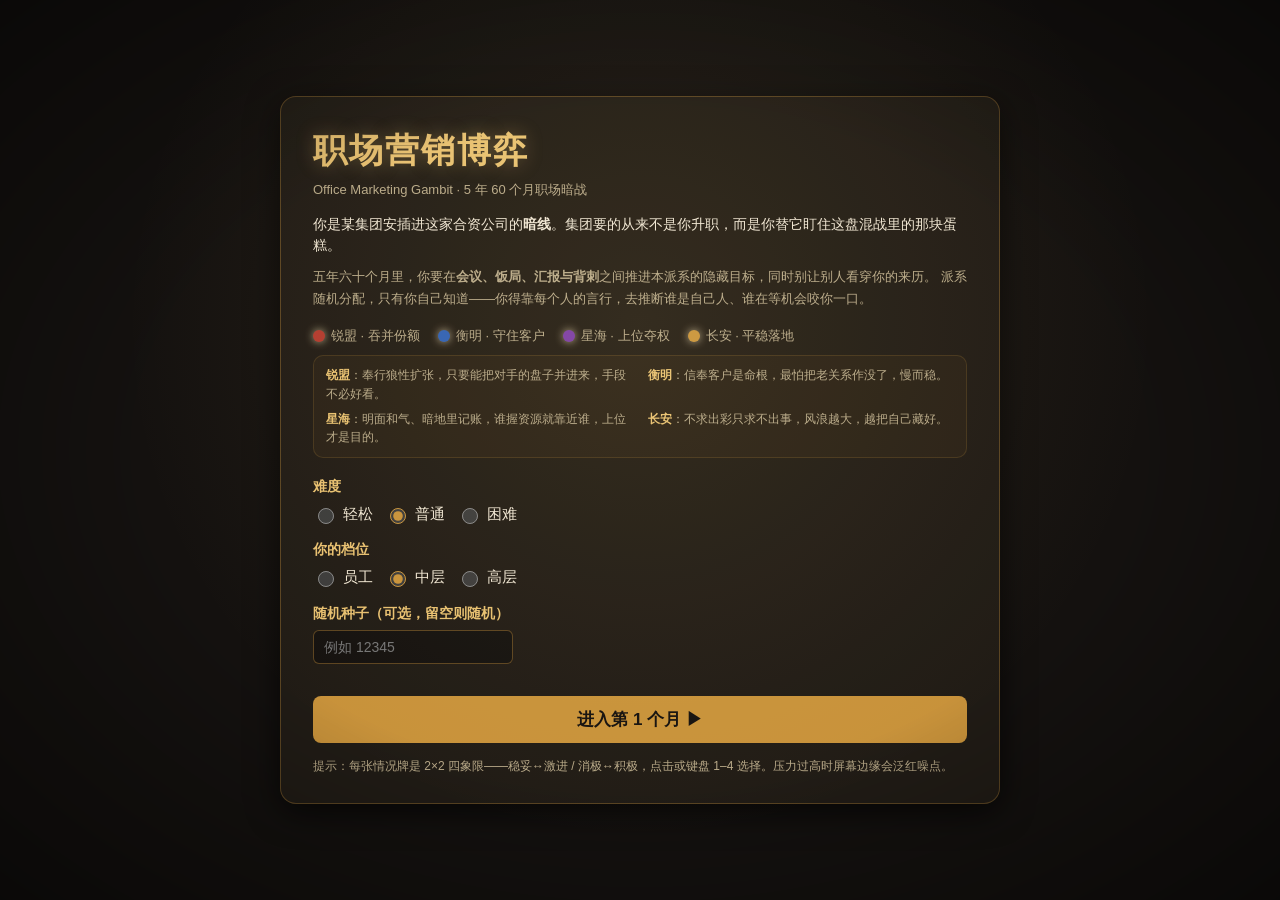
<file: docs/index.html>
<!DOCTYPE html>
<html lang="zh-CN">
<head>
  <meta charset="UTF-8" />
  <meta name="viewport" content="width=device-width, initial-scale=1.0, viewport-fit=cover" />
  <meta name="color-scheme" content="dark" />
  <meta name="theme-color" content="#14110F" />
  <title>职场营销博弈 · Office Marketing Gambit</title>
  <link rel="stylesheet" href="style.css" />
</head>
<body>
  <div id="stress-overlay"></div>
  <div id="vignette-overlay"></div>
  <div id="candle-overlay"></div>

  <!-- ============ 开局选择 ============ -->
  <section id="start-screen" class="screen">
    <div class="start-card">
      <h1 class="game-title">职场营销博弈</h1>
      <div class="game-subtitle">Office Marketing Gambit · 5 年 60 个月职场暗战</div>
      <p class="start-intro">
        你是某集团安插进这家合资公司的<b>暗线</b>。集团要的从来不是你升职，而是你替它盯住这盘混战里的那块蛋糕。
      </p>
      <p class="start-story">
        五年六十个月里，你要在<b>会议、饭局、汇报与背刺</b>之间推进本派系的隐藏目标，同时别让别人看穿你的来历。
        派系随机分配，只有你自己知道——你得靠每个人的言行，去推断谁是自己人、谁在等机会咬你一口。
      </p>

      <div class="legend">
        <div class="legend-item"><span class="dot" style="background:#B23A2E"></span>锐盟 · 吞并份额</div>
        <div class="legend-item"><span class="dot" style="background:#2E5FB2"></span>衡明 · 守住客户</div>
        <div class="legend-item"><span class="dot" style="background:#7A3BA2"></span>星海 · 上位夺权</div>
        <div class="legend-item"><span class="dot" style="background:#C8923A"></span>长安 · 平稳落地</div>
      </div>
      <div class="faction-intro">
        <div class="faction-bio"><b>锐盟</b>：奉行狼性扩张，只要能把对手的盘子并进来，手段不必好看。</div>
        <div class="faction-bio"><b>衡明</b>：信奉客户是命根，最怕把老关系作没了，慢而稳。</div>
        <div class="faction-bio"><b>星海</b>：明面和气、暗地里记账，谁握资源就靠近谁，上位才是目的。</div>
        <div class="faction-bio"><b>长安</b>：不求出彩只求不出事，风浪越大，越把自己藏好。</div>
      </div>

      <div class="pick-group">
        <div class="pick-label">难度</div>
        <div class="pick-opts">
          <label class="radio"><input type="radio" name="difficulty" value="easy" /><span>轻松</span></label>
          <label class="radio"><input type="radio" name="difficulty" value="medium" checked /><span>普通</span></label>
          <label class="radio"><input type="radio" name="difficulty" value="hard" /><span>困难</span></label>
        </div>
      </div>

      <div class="pick-group">
        <div class="pick-label">你的档位</div>
        <div class="pick-opts">
          <label class="radio"><input type="radio" name="tier" value="employee" /><span>员工</span></label>
          <label class="radio"><input type="radio" name="tier" value="mid" checked /><span>中层</span></label>
          <label class="radio"><input type="radio" name="tier" value="senior" /><span>高层</span></label>
        </div>
      </div>

      <div class="pick-group">
        <div class="pick-label">随机种子（可选，留空则随机）</div>
        <div class="pick-opts">
          <input id="seed-input" type="text" inputmode="numeric" placeholder="例如 12345" />
        </div>
      </div>

      <button id="start-btn" class="continue-btn big">进入第 1 个月 ▶</button>
      <div class="start-tip">提示：每张情况牌是 2×2 四象限——稳妥↔激进 / 消极↔积极，点击或键盘 1–4 选择。压力过高时屏幕边缘会泛红噪点。</div>
    </div>
  </section>

  <!-- ============ 游戏主体 ============ -->
  <section id="game-screen" class="screen" hidden>
    <header id="topbar">
      <div class="top-row">
        <div id="day-label" class="day-label">第 1 月</div>
        <div id="cash-pill" class="cash-pill">预算 ¥20 万</div>
      </div>
      <div class="bars">
        <div class="bar-block">
          <span class="bar-name">业绩</span>
          <div class="bar"><div id="bar-performance" class="bar-fill"></div></div>
          <span id="val-performance" class="bar-val">0</span>
        </div>
        <div class="bar-block">
          <span class="bar-name">人脉</span>
          <div class="bar"><div id="bar-network" class="bar-fill"></div></div>
          <span id="val-network" class="bar-val">0</span>
        </div>
        <div class="bar-block">
          <span class="bar-name">声望</span>
          <div class="bar"><div id="bar-influence" class="bar-fill"></div></div>
          <span id="val-influence" class="bar-val">0</span>
        </div>
        <div class="bar-block">
          <span class="bar-name">精力</span>
          <div class="bar"><div id="bar-energy" class="bar-fill"></div></div>
          <span id="val-energy" class="bar-val">0</span>
        </div>
      </div>
      <div id="goal-label" class="goal-label"></div>
      <div id="meta-line" class="meta-line"></div>
    </header>

    <div id="main-row">
      <div id="stage" class="stage"></div>
      <aside id="sidebar">
        <div id="roster" class="roster"></div>
        <div id="log" class="log"></div>
      </aside>
    </div>
  </section>

  <!-- ============ 终局揭示 ============ -->
  <section id="end-screen" class="screen" hidden></section>

  <!-- ============ Reigns 危机弹层（全屏遮罩） ============ -->
  <div id="crisis-modal" class="crisis-modal" hidden></div>

  <script src="tuning.js"></script>
  <script src="cards.js"></script>
  <script src="game.js"></script>
</body>
</html>
</file>
<file: docs/style.css>
/* =====================================================================
 * 职场营销博弈 · 暗场烛光主题（遵循 design/art/art-bible.md）
 * 底色 #14110F · 烛光橙 #E8C070 · 派系四色 · 资源条 声望/压力/预算
 * 全中文系统字体；压力升高时边缘泛红噪点偏色。
 * ===================================================================== */
:root {
  --bg-deep: #14110F;
  --bg-panel: #211C17;
  --parchment: #E8D9B5;
  --amber: #C8923A;
  --glow: #E8C070;
  --text-1: #F0E6D2;
  --text-2: #B8A988;
  --danger: #D6453D;
  --caution: #E0A52E;
  --fva: #B23A2E;
  --fvb: #2E5FB2;
  --fvc: #7A3BA2;
  --fvd: #C8923A;
  /* 四象限强调色（art-bible §10.3）：SA 稳进 / RA 猛进 / SP 守成 / RP 铤险 */
  --q-sa: #36B0A4;
  --q-ra: #E0702C;
  --q-sp: #5E7C78;
  --q-rp: #9C6E42;
  --r: 8px;
  --font-ui: "Microsoft YaHei", "PingFang SC", "Source Han Sans SC", "Noto Sans CJK SC", SimHei, sans-serif;
  --font-serif: "Source Han Serif SC", "Noto Serif CJK SC", STSong, "Microsoft YaHei", serif;
}

*, *::before, *::after { box-sizing: border-box; }
html, body { margin: 0; padding: 0; height: 100%; max-width: 100%; overflow-x: hidden; }
body {
  background: var(--bg-deep);
  color: var(--text-1);
  font-family: var(--font-ui);
  font-size: 15px;
  line-height: 1.5;
  -webkit-font-smoothing: antialiased;
  overflow: hidden;
}
[hidden] { display: none !important; }

/* 压力偏色噪点覆盖层 */
#stress-overlay {
  position: fixed; inset: 0; pointer-events: none; z-index: 50; opacity: 0;
  transition: opacity .4s ease;
  background:
    radial-gradient(ellipse at center, rgba(0,0,0,0) 55%, rgba(214,69,61,.55) 100%),
    repeating-conic-gradient(from 0deg, rgba(214,69,61,.05) 0deg 6deg, rgba(0,0,0,0) 6deg 12deg);
  mix-blend-mode: screen;
}

.screen { position: relative; width: 100%; max-width: 100%; height: 100vh; }

/* ---------------- 开局选择 ---------------- */
#start-screen { display: flex; align-items: center; justify-content: center; padding: 24px; overflow: auto; }
.start-card {
  width: 100%; max-width: 720px; background: rgba(33,28,23,.94);
  border: 1px solid rgba(200,146,58,.35); border-radius: 16px;
  padding: 28px 32px; box-shadow: 0 8px 32px rgba(0,0,0,.7);
}
.game-title {
  font-family: var(--font-serif); font-size: 34px; font-weight: 700;
  color: var(--glow); margin: 0 0 4px; letter-spacing: 2px;
  text-shadow: 0 0 18px rgba(232,192,112,.35);
}
.game-subtitle { color: var(--text-2); font-size: 13px; margin-bottom: 14px; }
.start-intro { color: var(--text-1); font-size: 14px; margin: 0 0 10px; }
.start-story { color: var(--text-2); font-size: 13px; margin: 0 0 16px; line-height: 1.7; }
.legend { display: flex; flex-wrap: wrap; gap: 10px 18px; margin: 0 0 10px; }
.legend-item { display: flex; align-items: center; gap: 6px; font-size: 13px; color: var(--text-2); }
.dot { width: 12px; height: 12px; border-radius: 50%; display: inline-block; box-shadow: 0 0 8px currentColor; }
.faction-intro { display: grid; grid-template-columns: 1fr 1fr; gap: 6px 16px; margin: 0 0 18px; padding: 10px 12px; border: 1px solid rgba(200,146,58,.18); border-radius: 10px; background: rgba(200,146,58,.05); }
.faction-bio { font-size: 12px; color: var(--text-2); line-height: 1.55; }
.faction-bio b { color: var(--glow); font-weight: 700; }

/* 卡片潜台词（flavor） */
.card-flavor { font-size: 13px; color: #8C8475; font-style: italic; line-height: 1.65; margin: 0 0 12px; border-left: 2px solid rgba(200,146,58,.35); padding-left: 10px; }

/* 选项语气提示 */
.opt-tone { font-size: 12px; color: #C9A24A; margin-top: 6px; font-weight: 600; }

/* 选择后动态旁白 */
.narration { border: 1px solid rgba(200,146,58,.3); background: linear-gradient(180deg, rgba(40,32,24,.6), rgba(20,17,15,.6)); }
.narration-tag { color: #C9A24A; font-size: 13px; letter-spacing: 2px; margin-bottom: 8px; }
.narration-text { font-size: 16px; color: var(--text-1); line-height: 1.8; margin: 0 0 14px; }

/* 人物小传弹层 */
.bio-overlay { position: fixed; inset: 0; background: rgba(8,6,5,.72); display: flex; align-items: center; justify-content: center; z-index: 50; padding: 16px; }
.bio-card { width: 100%; max-width: 460px; background: #1C1813; border: 1px solid rgba(200,146,58,.35); border-radius: 14px; padding: 20px 22px; box-shadow: 0 16px 50px rgba(0,0,0,.5); }
.bio-name { font-family: var(--font-serif); font-size: 22px; font-weight: 700; color: var(--text-1); margin-bottom: 4px; }
.bio-pos { font-size: 13px; color: var(--text-2); margin-bottom: 10px; }
.bio-fac { font-size: 14px; font-weight: 600; margin-bottom: 12px; }
.bio-tag { font-size: 14px; color: #C9A24A; font-style: italic; margin-bottom: 10px; line-height: 1.6; }
.bio-line { font-size: 13px; color: var(--text-2); line-height: 1.75; margin-bottom: 12px; }
.bio-attitude { font-size: 13px; color: var(--text-1); padding: 8px 10px; background: rgba(200,146,58,.08); border-radius: 8px; margin-bottom: 16px; }
.bio-card .continue-btn { width: 100%; }

/* 终局长文案 */
.end-epilogue { margin: 6px 0 16px; padding: 14px 16px; border-left: 3px solid var(--glow); background: rgba(200,146,58,.07); border-radius: 0 10px 10px 0; }
.end-epilogue-h { font-size: 13px; color: var(--glow); letter-spacing: 3px; margin-bottom: 8px; }
.end-epilogue-text { font-size: 15px; color: var(--text-1); line-height: 1.9; margin: 0; }

/* 名册行可点击（看小传） */
.actor-row.clickable { cursor: pointer; }
.actor-row.clickable:hover { background: rgba(200,146,58,.1); }

.pick-group { margin: 14px 0; }
.pick-label { font-size: 14px; color: var(--glow); margin-bottom: 6px; font-weight: 600; }
.pick-opts { display: flex; flex-wrap: wrap; gap: 12px; align-items: center; }
.radio { display: inline-flex; align-items: center; gap: 6px; cursor: pointer; font-size: 15px; }
.radio input { accent-color: var(--amber); width: 16px; height: 16px; }
#seed-input {
  background: #14110F; border: 1px solid rgba(200,146,58,.4); color: var(--text-1);
  border-radius: 6px; padding: 8px 10px; font-size: 14px; width: 200px; max-width: 100%; font-family: var(--font-ui);
}
#seed-input:focus { outline: 2px solid var(--amber); }
.start-tip { color: var(--text-2); font-size: 12px; margin-top: 14px; }

/* ---------------- 按钮通用 ---------------- */
.continue-btn {
  background: var(--amber); color: #14110F; border: none; border-radius: var(--r);
  font-family: var(--font-ui); font-size: 15px; font-weight: 700; padding: 10px 18px;
  cursor: pointer; margin-top: 8px; transition: filter .15s, transform .05s;
}
.continue-btn:hover { filter: brightness(1.1); }
.continue-btn:active { transform: translateY(1px); }
.continue-btn.big { font-size: 17px; padding: 12px 26px; width: 100%; margin-top: 18px; }

/* ---------------- 顶部栏 ---------------- */
#game-screen { display: flex; flex-direction: column; max-width: 1280px; height: 100vh; max-height: 720px; margin: 0 auto; }
#topbar { background: var(--bg-panel); padding: 10px 16px; border-bottom: 1px solid rgba(200,146,58,.25); flex: 0 0 auto; }
.top-row { display: flex; justify-content: space-between; align-items: baseline; }
.day-label { font-family: var(--font-serif); font-size: 20px; font-weight: 700; color: var(--text-1); }
.goal-label { font-size: 13px; color: var(--text-2); }
.goal-label b { color: var(--glow); }
.bars { display: flex; flex-wrap: wrap; gap: 18px; margin-top: 8px; }
.bar-block { display: flex; align-items: center; gap: 8px; min-width: 0; }
.bar-name { font-size: 12px; color: var(--text-2); min-width: 56px; flex: 0 0 auto; }
/* 流式：桌面仍为 240px 上限，窄屏自动压缩 */
.bar { flex: 0 1 240px; width: 240px; max-width: 100%; min-width: 48px; height: 12px; background: #2A241D; border-radius: 6px; overflow: hidden; border: 1px solid rgba(0,0,0,.4); }
.bar-fill { height: 100%; width: 0; border-radius: 6px; transition: width .35s ease, background .35s; }
.bar-val { font-family: monospace; font-size: 13px; color: var(--text-1); min-width: 30px; }
.meta-line { font-size: 12px; color: var(--text-2); margin-top: 6px; }

/* ---------------- 主区 ---------------- */
#main-row { display: flex; flex: 1 1 auto; min-height: 0; min-width: 0; }
.stage { flex: 1 1 auto; min-width: 0; overflow-y: auto; padding: 18px 20px; }
#sidebar { display: flex; flex-direction: column; min-height: 0; min-width: 0; }
.roster { width: 300px; max-width: 100%; flex: 1 1 auto; min-height: 0; border-left: 1px solid rgba(200,146,58,.18); background: #181410; overflow-y: auto; padding: 10px; }
.log { height: 170px; flex: 0 0 auto; border-top: 1px solid rgba(200,146,58,.18); background: #1B1712; overflow-y: auto; padding: 8px 10px; font-size: 12px; color: #C8BFA8; }

/* ---------------- 面板 / 卡牌 ---------------- */
.panel { width: 100%; max-width: 760px; }
.panel-title { font-family: var(--font-serif); font-size: 22px; font-weight: 700; color: var(--glow); margin: 4px 0 10px; }
.panel-desc { font-size: 15px; color: var(--text-1); margin: 0 0 14px; line-height: 1.6; }

.card {
  width: 100%; max-width: 760px; background: var(--bg-panel); border: 1px solid rgba(200,146,58,.3);
  border-radius: 12px; padding: 16px 18px; box-shadow: 0 4px 16px rgba(0,0,0,.55);
}
.card-head { display: flex; align-items: center; gap: 8px; border-bottom: 1px solid rgba(200,146,58,.18); padding-bottom: 8px; }
.card-cat-icon { font-size: 20px; }
.card-cat { color: var(--glow); font-size: 14px; font-weight: 600; }
.card-title { font-family: var(--font-serif); font-size: 20px; font-weight: 700; color: var(--text-1); margin: 10px 0 6px; }
.card-text { font-size: 14px; color: #D8CFBC; line-height: 1.7; margin: 0 0 12px; }

.options { display: flex; flex-direction: column; gap: 8px; }
.opt-btn {
  display: flex; align-items: center; gap: 10px; text-align: left;
  width: 100%; min-width: 0;
  background: #2A241D; color: var(--text-1); border: 1px solid rgba(200,146,58,.5);
  border-radius: var(--r); padding: 10px 12px; font-family: var(--font-ui); font-size: 14px;
  cursor: pointer; transition: filter .12s, background .12s, border-color .12s;
}
.opt-btn:hover { filter: brightness(1.12); border-color: var(--glow); background: #322a20; }
.opt-btn:focus-visible { outline: 2px solid var(--glow); outline-offset: 1px; }
.opt-btn.danger { background: #3A201C; border-color: rgba(214,69,61,.6); }
.opt-btn.danger:hover { border-color: var(--danger); }
.opt-num { font-family: serif; font-size: 16px; color: var(--glow); flex: 0 0 auto; }
.opt-label { flex: 1 1 auto; min-width: 0; overflow-wrap: break-word; }
.opt-eff { flex: 0 0 auto; font-family: monospace; font-size: 12px; color: var(--text-2); }

/* ---------------- 结算列表 ---------------- */
.settle-list { display: flex; flex-direction: column; gap: 4px; margin: 4px 0 8px; }
.settle-row { font-size: 13px; color: #C8BFA8; padding: 5px 8px; background: #1B1712; border-radius: 6px; }
.settle-row.me { color: var(--glow); background: #2A2417; font-weight: 600; }

/* ---------------- 名册 ---------------- */
.roster-head { font-size: 13px; color: var(--glow); font-weight: 600; margin-bottom: 8px; padding-left: 2px; }
.actor-row { display: flex; align-items: center; gap: 8px; padding: 6px 4px; border-radius: 8px; }
.actor-row.dead { opacity: .45; }
.actor-row + .actor-row { border-top: 1px solid rgba(255,255,255,.05); }
.sil { width: 40px; height: 46px; flex: 0 0 auto; display: flex; align-items: flex-end; justify-content: center; }
.actor-info { flex: 1 1 auto; min-width: 0; }
.actor-name { font-size: 13px; color: var(--text-1); font-weight: 600; }
.actor-status { font-size: 11px; color: var(--text-2); }
.actor-fac { font-size: 11px; }
.actor-fac.watermark { letter-spacing: 2px; opacity: .8; }
.mini-bar { width: 38px; height: 6px; background: #2A241D; border-radius: 3px; overflow: hidden; flex: 0 0 auto; }
.mini-fill { height: 100%; background: var(--glow); }

/* ---------------- 日志 ---------------- */
.log-line { padding: 2px 0; border-bottom: 1px solid rgba(255,255,255,.04); }

/* ---------------- 终局 ---------------- */
#end-screen { display: block; overflow: auto; padding: 28px; }
.end-title { font-family: var(--font-serif); font-size: 30px; font-weight: 700; margin: 0 0 6px; text-shadow: 0 0 18px rgba(232,192,112,.3); }
.end-sub { font-size: 14px; color: var(--text-2); margin-bottom: 14px; }
.end-stats { display: flex; flex-wrap: wrap; gap: 8px 22px; margin-bottom: 16px; }
.stat-line { font-size: 14px; color: var(--text-1); }
.stat-k { color: var(--text-2); }
.stat-v { color: var(--glow); font-weight: 600; }
.reveal-h { font-family: var(--font-serif); font-size: 20px; color: var(--glow); margin: 12px 0 8px; }
.reveal-table { width: 100%; max-width: 880px; border: 1px solid rgba(200,146,58,.3); border-radius: 10px; overflow: hidden; }
.reveal-row { display: grid; grid-template-columns: 1.3fr 1fr .9fr 1.4fr .8fr .8fr .8fr; gap: 6px; padding: 7px 10px; font-size: 13px; align-items: center; }
.reveal-row > span { min-width: 0; overflow-wrap: break-word; }
.reveal-row.head { background: var(--bg-panel); color: var(--text-2); font-weight: 600; }
.reveal-row + .reveal-row { border-top: 1px solid rgba(255,255,255,.05); }
.reveal-row.me { background: #2A2417; font-weight: 600; }

::-webkit-scrollbar { width: 9px; height: 9px; }
::-webkit-scrollbar-thumb { background: #3a3128; border-radius: 5px; }
body { scrollbar-color: #3a3128 #14110F; }

/* =====================================================================
 * Reigns 四表盘 / 二选一卡 / 危机弹层（设计 §7 / §B / §C）
 * ===================================================================== */
/* 现金改为 pill */
.cash-pill {
  background: rgba(200,146,58,.16); border: 1px solid rgba(200,146,58,.5);
  color: var(--glow); border-radius: 999px; padding: 4px 14px;
  font-weight: 700; font-size: 13px; font-family: monospace; white-space: nowrap;
}
/* 表盘预警：≥80 橙闪 / ≤20 红闪（不动内联 background，仅加亮度脉冲 + 光晕） */
.bar-fill.warn { animation: barWarn .9s ease-in-out infinite; box-shadow: 0 0 8px rgba(224,165,46,.85); }
.bar-fill.danger { animation: barDanger .6s ease-in-out infinite; box-shadow: 0 0 10px rgba(214,69,61,.95); }
@keyframes barWarn { 0%,100% { filter: brightness(1); } 50% { filter: brightness(1.55); } }
@keyframes barDanger { 0%,100% { filter: brightness(1); } 50% { filter: brightness(1.8); } }

/* 四象限决策网格：2×2（左上 SA / 右上 RA / 左下 SP / 右下 RP） */
.quad-card {
  width: 100%; max-width: 780px; background: var(--bg-panel);
  border: 1px solid rgba(200,146,58,.3); border-radius: 12px; padding: 16px 18px;
  box-shadow: 0 4px 16px rgba(0,0,0,.55);
  animation: cardIn .25s ease-out both;
}
.quad-card.card-out { animation: cardOut .20s ease-out both; }
.quad-card.low-energy { border-color: rgba(214,69,61,.5); }
.quad-card > .card-head { margin: 0 0 6px; }
.quad-card > .card-title { font-family: var(--font-serif); font-size: 22px; color: var(--glow); margin: 0 0 6px; }
.quad-card > .card-text { font-size: 14px; color: var(--text-1); line-height: 1.65; margin: 0 0 6px; }
.quad-card > .card-flavor { font-size: 13px; color: var(--text-2); font-style: italic; margin: 0 0 8px; }

.quad-lowenergy {
  margin: 8px 0; padding: 8px 12px; border-radius: 8px; font-size: 13px;
  background: rgba(214,69,61,.14); border: 1px solid rgba(214,69,61,.5); color: #F1B4AE;
}
.quad-board { display: flex; flex-direction: column; align-items: center; gap: 6px; margin-top: 4px; }
.quad-y { font-size: 12px; color: var(--text-2); letter-spacing: 1px; }
.quad-y-pos { color: #8FB7AE; }
.quad-y-neg { color: #9C8C6E; }
.quad-grid {
  display: grid; grid-template-columns: 1fr 1fr; gap: 10px; width: 100%;
  position: relative;
}
.quad-cell {
  display: flex; flex-direction: column; gap: 5px; text-align: left;
  padding: 12px 14px; border-radius: 10px; cursor: pointer; min-height: 132px;
  border: 1px solid rgba(255,255,255,.12); background: rgba(255,255,255,.04);
  color: var(--text-1); font-family: var(--font-ui); font-size: 14px; line-height: 1.45;
  transition: filter .12s ease-out, transform .12s ease-out, opacity .25s ease, background .12s ease-out;
  user-select: none; -webkit-user-select: none;
  animation: cardIn .25s ease-out both;
}
.quad-cell:hover, .quad-cell:focus-visible {
  filter: brightness(1.12); outline: 2px solid var(--glow); outline-offset: 1px;
  animation: quadHover .12s ease-out;
}
.quad-cell.chosen { animation: quadSelect .30s ease-out; z-index: 4; }
.quad-cell.dimmed { opacity: .45; pointer-events: none; transition: opacity .25s ease; }
.quad-cell.disabled { cursor: not-allowed; opacity: .5; filter: grayscale(.4); }
.quad-cell.disabled:hover, .quad-cell.disabled:focus-visible { filter: grayscale(.4) brightness(.9); outline: none; animation: none; }
.quad-cell.q-sa { border-color: rgba(54,176,164,.55); background: rgba(54,176,164,.10); }
.quad-cell.q-ra { border-color: rgba(224,112,44,.55); background: rgba(224,112,44,.10); }
.quad-cell.q-sp { border-color: rgba(94,124,120,.55); background: rgba(94,124,120,.10); }
.quad-cell.q-rp { border-color: rgba(156,110,66,.55); background: rgba(156,110,66,.10); }
.quad-cell.q-sa:hover, .quad-cell.q-sa:focus-visible { outline-color: var(--q-sa); }
.quad-cell.q-ra:hover, .quad-cell.q-ra:focus-visible { outline-color: var(--q-ra); }
.quad-cell.q-sp:hover, .quad-cell.q-sp:focus-visible { outline-color: var(--q-sp); }
.quad-cell.q-rp:hover, .quad-cell.q-rp:focus-visible { outline-color: var(--q-rp); }
.quad-name { font-size: 14px; font-weight: 700; letter-spacing: 1px; }
.quad-cell.q-sa .quad-name { color: #5FD0C2; }
.quad-cell.q-ra .quad-name { color: #F1914F; }
.quad-cell.q-sp .quad-name { color: #8FB0AB; }
.quad-cell.q-rp .quad-name { color: #C79A6A; }
.quad-label { font-size: 15px; font-weight: 600; overflow-wrap: break-word; }
.quad-desc { font-size: 12.5px; color: var(--text-2); line-height: 1.5; overflow-wrap: break-word; }
.quad-consequence { font-size: 12px; color: #9FB8A0; line-height: 1.5; overflow-wrap: break-word; }
.quad-eff { font-size: 11.5px; color: var(--text-2); font-family: monospace; margin-top: 2px; }
.quad-tone { font-size: 11.5px; color: #C9B98E; }
.quad-lock { font-size: 11px; color: #F1B4AE; margin-top: 2px; }
.float-feedback {
  position: absolute; left: 50%; top: 38%; transform: translateX(-50%);
  font-size: 13px; color: var(--glow); pointer-events: none; z-index: 5; white-space: nowrap;
  text-shadow: 0 1px 6px rgba(0,0,0,.8); animation: floatUp .6s ease-out forwards;
}
.quad-x { display: flex; justify-content: space-between; width: 100%; font-size: 12px; color: var(--text-2); }
.quad-x-left { color: #5FD0C2; }
.quad-x-right { color: #F1914F; }
.quad-more {
  margin-top: 10px; align-self: center; background: rgba(200,146,58,.16);
  border: 1px solid rgba(200,146,58,.5); color: var(--glow); border-radius: 999px;
  padding: 6px 16px; font-size: 13px; cursor: pointer; font-family: var(--font-ui);
}
.quad-more:hover, .quad-more:focus-visible { filter: brightness(1.15); outline: 2px solid var(--glow); outline-offset: 1px; }

/* 危机弹层（全屏遮罩） */
.crisis-modal {
  position: fixed; inset: 0; z-index: 100; display: flex;
  align-items: center; justify-content: center; padding: 24px;
  background: rgba(8,6,5,.82); -webkit-backdrop-filter: blur(2px); backdrop-filter: blur(2px);
}
.crisis-inner {
  width: 100%; max-width: 560px; background: var(--bg-panel);
  border: 1px solid rgba(214,69,61,.5); border-radius: 16px; padding: 24px 26px;
  box-shadow: 0 12px 40px rgba(0,0,0,.8); text-align: center;
}
.crisis-title { font-family: var(--font-serif); font-size: 26px; color: var(--danger); margin: 0 0 12px; }
.crisis-text { font-size: 15px; color: var(--text-1); line-height: 1.75; margin-bottom: 18px; }
.crisis-text br { line-height: 2; }
.crisis-inner .continue-btn { min-width: 200px; }

/* 终局死因行 */
.end-cause { font-size: 14px; color: var(--danger); margin-bottom: 6px; font-weight: 600; }
.end-cause.dim { color: var(--text-2); font-weight: 400; }

@media (max-width: 768px) {
  .cash-pill { font-size: 12px; padding: 3px 10px; }
  .quad-card { padding: 14px; }
  .quad-grid { gap: 8px; }
  .quad-cell { min-height: 116px; padding: 10px 12px; }
  .quad-name { font-size: 13px; }
  .quad-label { font-size: 14px; }
  .crisis-inner { padding: 20px 18px; }
  .crisis-title { font-size: 22px; }
}
  .quad-cell { min-height: 104px; padding: 9px 10px; }
  .quad-label { font-size: 13px; }
}

/* =====================================================================
 * 响应式：移动端竖屏适配（只改排版，不改配色/文案/数值）
 * ≤768px 平板与中大手机；≤480px 小手机。策略：
 *   1) 桌面的「双栏 + 三个固定滚动区」改为单栏整页纵向滚动，顶栏 sticky；
 *   2) 资源条由 240px 固定宽改为整行流式；
 *   3) 名册由 300px 侧栏改为 auto-fill 网格；
 *   4) 所有可点元素 min-height 44px，正文 ≥16px。
 * ===================================================================== */
@media (max-width: 768px) {
  /* overflow 写在根元素上（会传播到视口）：既裁掉横向溢出，又不打断 sticky 顶栏 */
  html {
    height: auto; min-height: 100%;
    overflow-x: hidden; overflow-y: auto;
    -webkit-text-size-adjust: 100%;
  }
  body {
    height: auto; min-height: 100%;
    overflow: visible;              /* 覆盖桌面端的 overflow:hidden，改为整页纵向滚动 */
    font-size: 16px;
    -webkit-tap-highlight-color: rgba(232,192,112,.18);
  }

  .screen { height: auto; min-height: 100vh; min-height: 100dvh; }

  /* ---- 开局选择屏 ---- */
  #start-screen { align-items: flex-start; justify-content: flex-start; padding: 16px 12px 28px; }
  .start-card { padding: 18px 16px; border-radius: 12px; }
  .game-title { font-size: 26px; letter-spacing: 1px; }
  .game-subtitle { font-size: 13px; }
  .start-intro { font-size: 16px; line-height: 1.65; }
  .legend { gap: 8px 14px; }
  .legend-item { font-size: 14px; }
  .pick-group { margin: 16px 0; }
  .pick-label { font-size: 15px; }
  .pick-opts { gap: 10px; }
  /* 单选做成可点胶囊，避免误触 */
  .radio {
    min-height: 44px; padding: 6px 12px; font-size: 16px;
    border: 1px solid rgba(200,146,58,.28); border-radius: 22px;
    background: rgba(20,17,15,.55);
  }
  .radio input { width: 20px; height: 20px; }
  #seed-input { width: 100%; min-height: 44px; font-size: 16px; }
  .start-tip { font-size: 13px; line-height: 1.6; }

  /* ---- 按钮触控尺寸 ---- */
  .continue-btn { min-height: 44px; font-size: 16px; padding: 12px 20px; }
  .continue-btn.big { font-size: 17px; min-height: 48px; }

  /* ---- 主界面：整页纵向滚动 ---- */
  #game-screen { height: auto; min-height: 100vh; min-height: 100dvh; max-height: none; max-width: 100%; }
  #topbar { position: sticky; top: 0; z-index: 20; padding: 8px 12px; }
  .top-row { flex-wrap: wrap; gap: 2px 8px; }
  .day-label { font-size: 18px; }
  .goal-label { flex: 1 1 100%; font-size: 12px; line-height: 1.5; }
  .bars { flex-direction: column; gap: 6px; margin-top: 6px; }
  .bar-block { width: 100%; }
  .bar-name { min-width: 4.6em; }
  /* 资源条：固定 240px -> 撑满剩余宽度 */
  .bar { flex: 1 1 auto; width: auto; max-width: none; height: 10px; }
  .bar-val { min-width: 2.6em; text-align: right; }
  .meta-line { font-size: 12px; line-height: 1.5; }

  #main-row { flex-direction: column; min-height: 0; }
  .stage { flex: 1 1 auto; overflow: visible; padding: 14px 12px 18px; }

  /* ---- 卡牌 / 面板 ---- */
  .panel-title { font-size: 20px; }
  .panel-desc { font-size: 16px; }
  .card { padding: 14px; border-radius: 10px; }
  .card-title { font-size: 19px; }
  .card-text { font-size: 16px; }
  .card-cat { font-size: 14px; }

  /* ---- 选项列表（含联席会议投票 9 人列表） ---- */
  .options { gap: 10px; }
  .opt-btn { min-height: 44px; font-size: 16px; padding: 12px; line-height: 1.5; }
  .opt-num { font-size: 17px; }
  .opt-eff { font-size: 12px; }
  .settle-row { font-size: 14px; padding: 6px 8px; }

  /* ---- 名册：侧栏 -> 网格；日志：底部矮滚动区 ---- */
  #sidebar { flex: 0 0 auto; }
  .roster {
    width: 100%; flex: 0 0 auto;
    display: grid; grid-template-columns: repeat(auto-fill, minmax(170px, 1fr));
    gap: 6px 10px; align-content: start;
    /* 随整页滚动，避免嵌套滚动区抢触摸手势 */
    max-height: none; overflow: visible; padding: 10px 12px;
    border-left: none; border-top: 1px solid rgba(200,146,58,.18);
  }
  .roster-head { grid-column: 1 / -1; font-size: 14px; }
  .actor-row { padding: 6px; border-radius: 8px; background: rgba(255,255,255,.02); }
  .actor-row + .actor-row { border-top: none; }
  .actor-name { font-size: 14px; }
  .actor-status, .actor-fac { font-size: 12px; }
  .log { height: auto; min-height: 84px; max-height: 26vh; font-size: 13px; padding: 8px 12px; }

  /* ---- 结局屏 ---- */
  #end-screen { padding: 18px 12px 28px; }
  .end-title { font-size: 24px; }
  .end-sub { font-size: 14px; line-height: 1.6; }
  .end-stats { gap: 8px 16px; }
  .reveal-h { font-size: 18px; }
  .reveal-row { grid-template-columns: 1.1fr .8fr .6fr 1fr .55fr .55fr .6fr; gap: 4px; padding: 6px 8px; font-size: 12px; }
}

@media (max-width: 480px) {
  #start-screen { padding: 12px 10px 24px; }
  .start-card { padding: 16px 13px; }
  .game-title { font-size: 22px; letter-spacing: 0; }
  .game-subtitle { font-size: 12px; }
  /* 四派系图例：两列自适应，避免长条溢出 */
  .legend { display: grid; grid-template-columns: repeat(auto-fit, minmax(138px, 1fr)); gap: 8px 10px; }
  .continue-btn { width: 100%; }

  #topbar { padding: 8px 10px; }
  .day-label { font-size: 17px; }
  .bar-name { min-width: 4.2em; font-size: 12px; }
  .stage { padding: 12px 10px 16px; }
  .card { padding: 12px; }
  .card-title { font-size: 18px; }

  /* 选项：数字+文案一行，效果值换到第二行右对齐 */
  .opt-btn { flex-wrap: wrap; row-gap: 4px; align-items: flex-start; padding: 11px 12px; }
  .opt-num { line-height: 1.5; }
  .opt-label { flex: 1 1 60%; }
  .opt-eff, .opt-sub { flex: 1 1 100%; text-align: right; color: var(--text-2); }
  .opt-sub { font-size: 13px; }

  .roster { grid-template-columns: 1fr; padding: 10px; }
  .log { max-height: 24vh; padding: 8px 10px; }

  #end-screen { padding: 16px 10px 24px; }
  .end-title { font-size: 21px; }
  .stat-line { font-size: 13px; }
  /* 揭示表：7 列 -> 4 列自动折行（表头同步折行，列仍对齐） */
  .reveal-row { grid-template-columns: repeat(4, minmax(0, 1fr)); gap: 2px 6px; padding: 7px 8px; font-size: 12px; }
}

/* 极窄屏（≈320px）兜底：进一步压缩非关键留白 */
@media (max-width: 360px) {
  .start-card { padding: 14px 11px; }
  .game-title { font-size: 20px; }
  .legend { grid-template-columns: 1fr; }
  .bar-name { min-width: 3.8em; }
  .opt-btn { padding: 11px 10px; gap: 8px; }
  .reveal-row { font-size: 11px; padding: 6px; }
}

/* =====================================================================
 * 克制流畅动画（art-bible §11）：振幅极小、无粒子/VFX/全屏抖动/派系流光
 * ===================================================================== */
@keyframes cardIn  { from { opacity: 0; transform: translateY(8px); }  to { opacity: 1; transform: translateY(0); } }
@keyframes cardOut { from { opacity: 1; transform: translateY(0); }   to { opacity: 0; transform: translateY(6px); } }
@keyframes quadHover { from { transform: scale(1); } to { transform: scale(1.015); } }
@keyframes quadSelect { 0% { transform: scale(1); filter: brightness(1); } 50% { transform: scale(1.02); filter: brightness(1.15); } 100% { transform: scale(1); filter: brightness(1); } }
@keyframes quadDim { from { opacity: 1; } to { opacity: .45; } }
@keyframes floatUp { from { opacity: 0; transform: translateY(0); } to { opacity: 1; transform: translateY(-18px); } }
@keyframes candleFlicker { 0%,100% { opacity: .92; } 50% { opacity: 1; } }
@keyframes vignetteBreath { 0%,100% { opacity: .92; } 50% { opacity: 1; } }

/* 烛光呼吸 + 暗角呼吸：固定覆盖层，振幅 <8%，pointer-events:none 不挡交互 */
#candle-overlay {
  position: fixed; inset: 0; pointer-events: none; z-index: 41; opacity: 1;
  background: radial-gradient(circle at 50% 36%, rgba(232,192,112,.10) 0%, rgba(0,0,0,0) 60%);
  mix-blend-mode: screen; animation: candleFlicker 3.2s ease-in-out infinite;
}
#vignette-overlay {
  position: fixed; inset: 0; pointer-events: none; z-index: 40; opacity: 1;
  background: radial-gradient(ellipse at center, rgba(0,0,0,0) 52%, rgba(0,0,0,.5) 100%);
  mix-blend-mode: multiply; animation: vignetteBreath 4s ease-in-out infinite;
}

/* 无障碍：尊重「减少动态效果」——关闭位移/脉冲/呼吸，仅保留不刺眼的稳态样式 */
@media (prefers-reduced-motion: reduce) {
  .quad-card, .quad-cell { animation: none !important; transform: none !important; }
  .quad-cell.chosen { animation: none !important; }
  .quad-cell.dimmed { opacity: .45; }
  .float-feedback { animation: none !important; }
  #candle-overlay { animation: none !important; opacity: .96; }
  #vignette-overlay { animation: none !important; opacity: .96; }
  /* 资源条预警保留「稳态」危险描边（不闪烁） */
  .bar-fill.warn { animation: none !important; box-shadow: 0 0 8px rgba(224,165,46,.85); }
  .bar-fill.danger { animation: none !important; box-shadow: 0 0 10px rgba(214,69,61,.95); }
}
</file>
